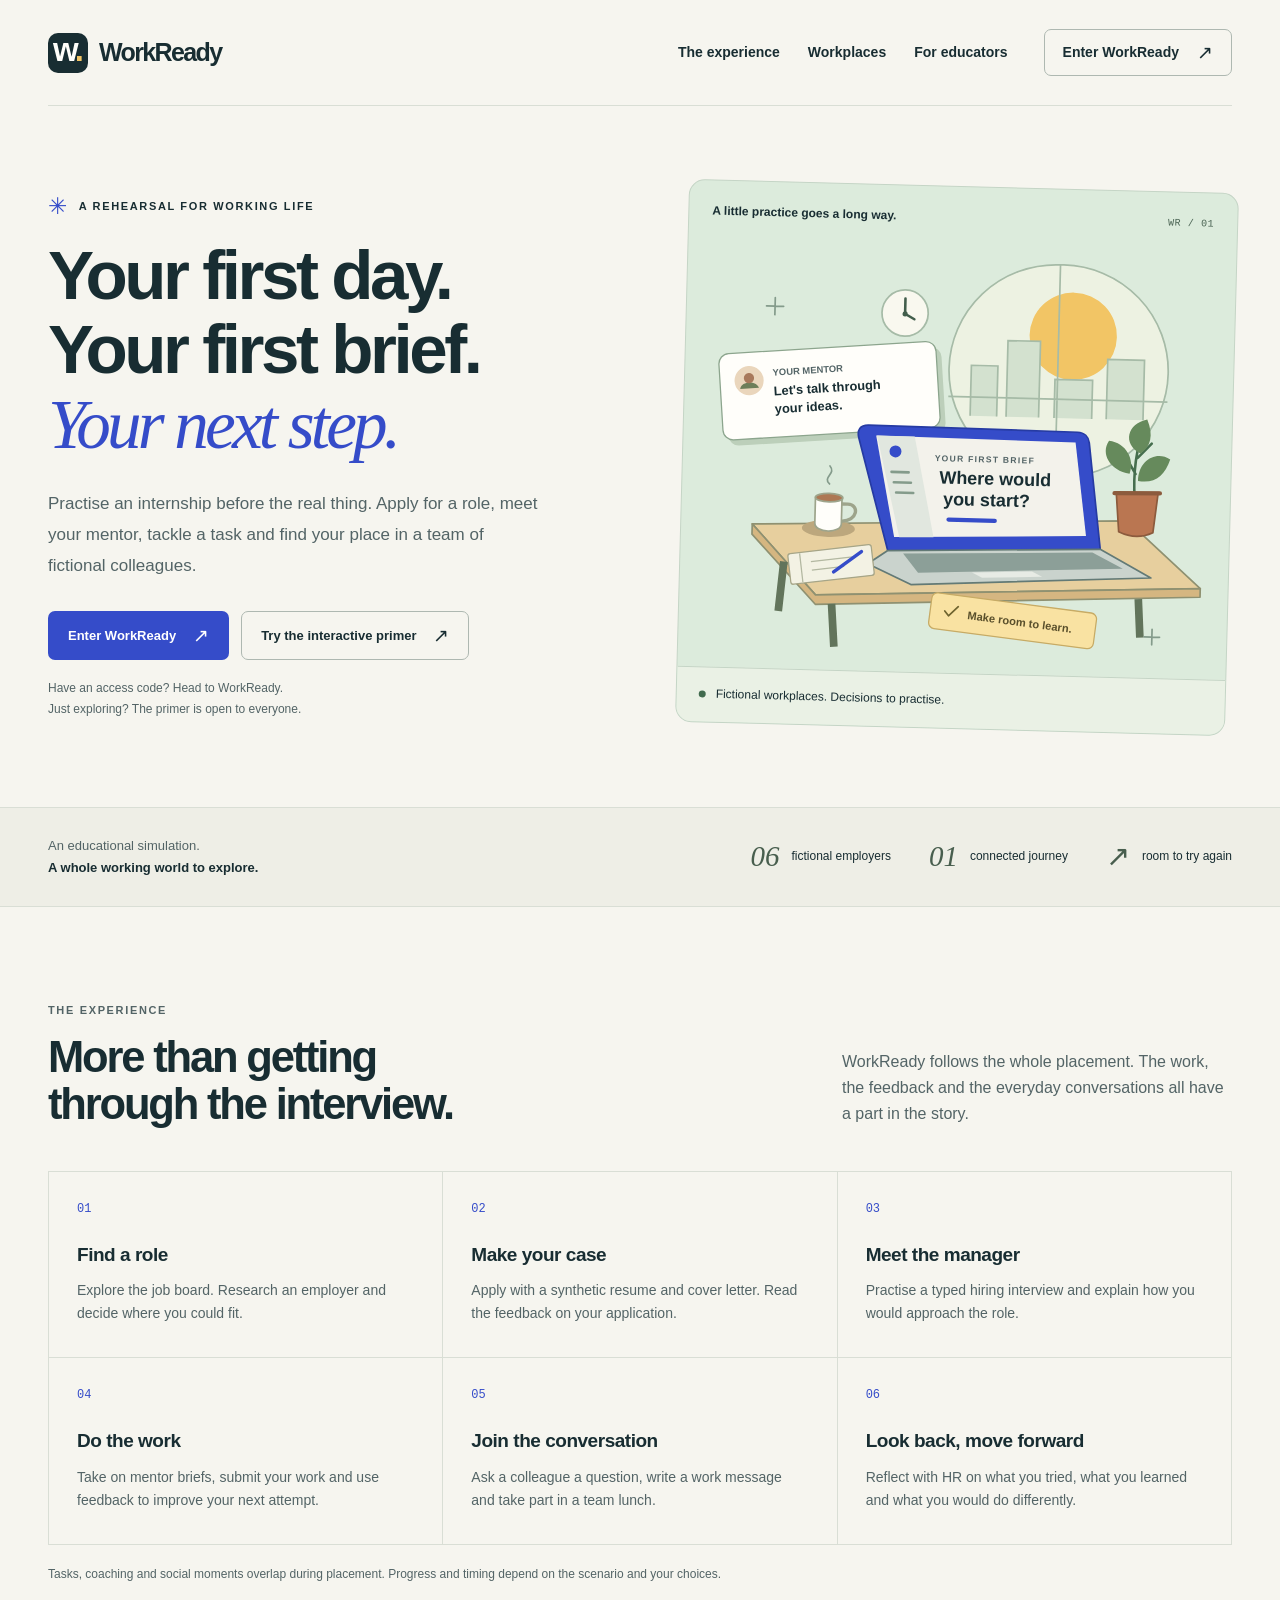
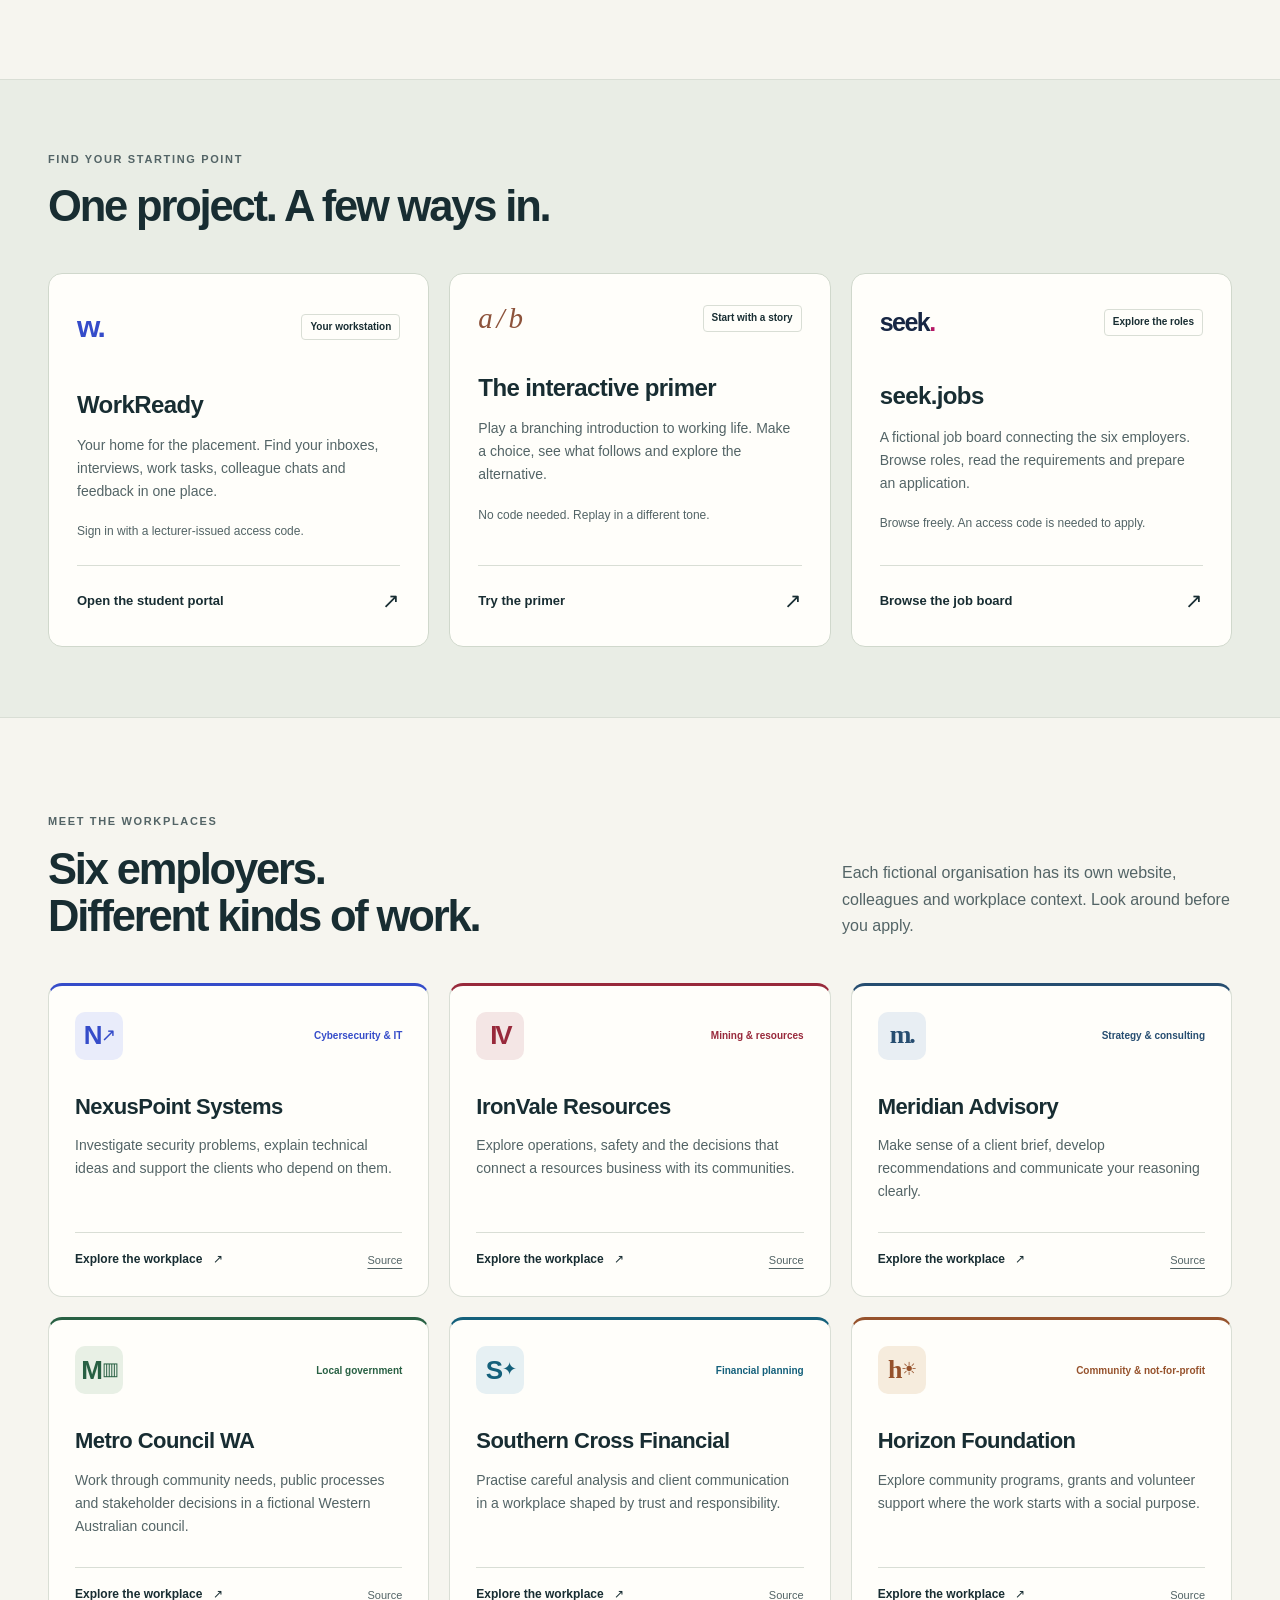
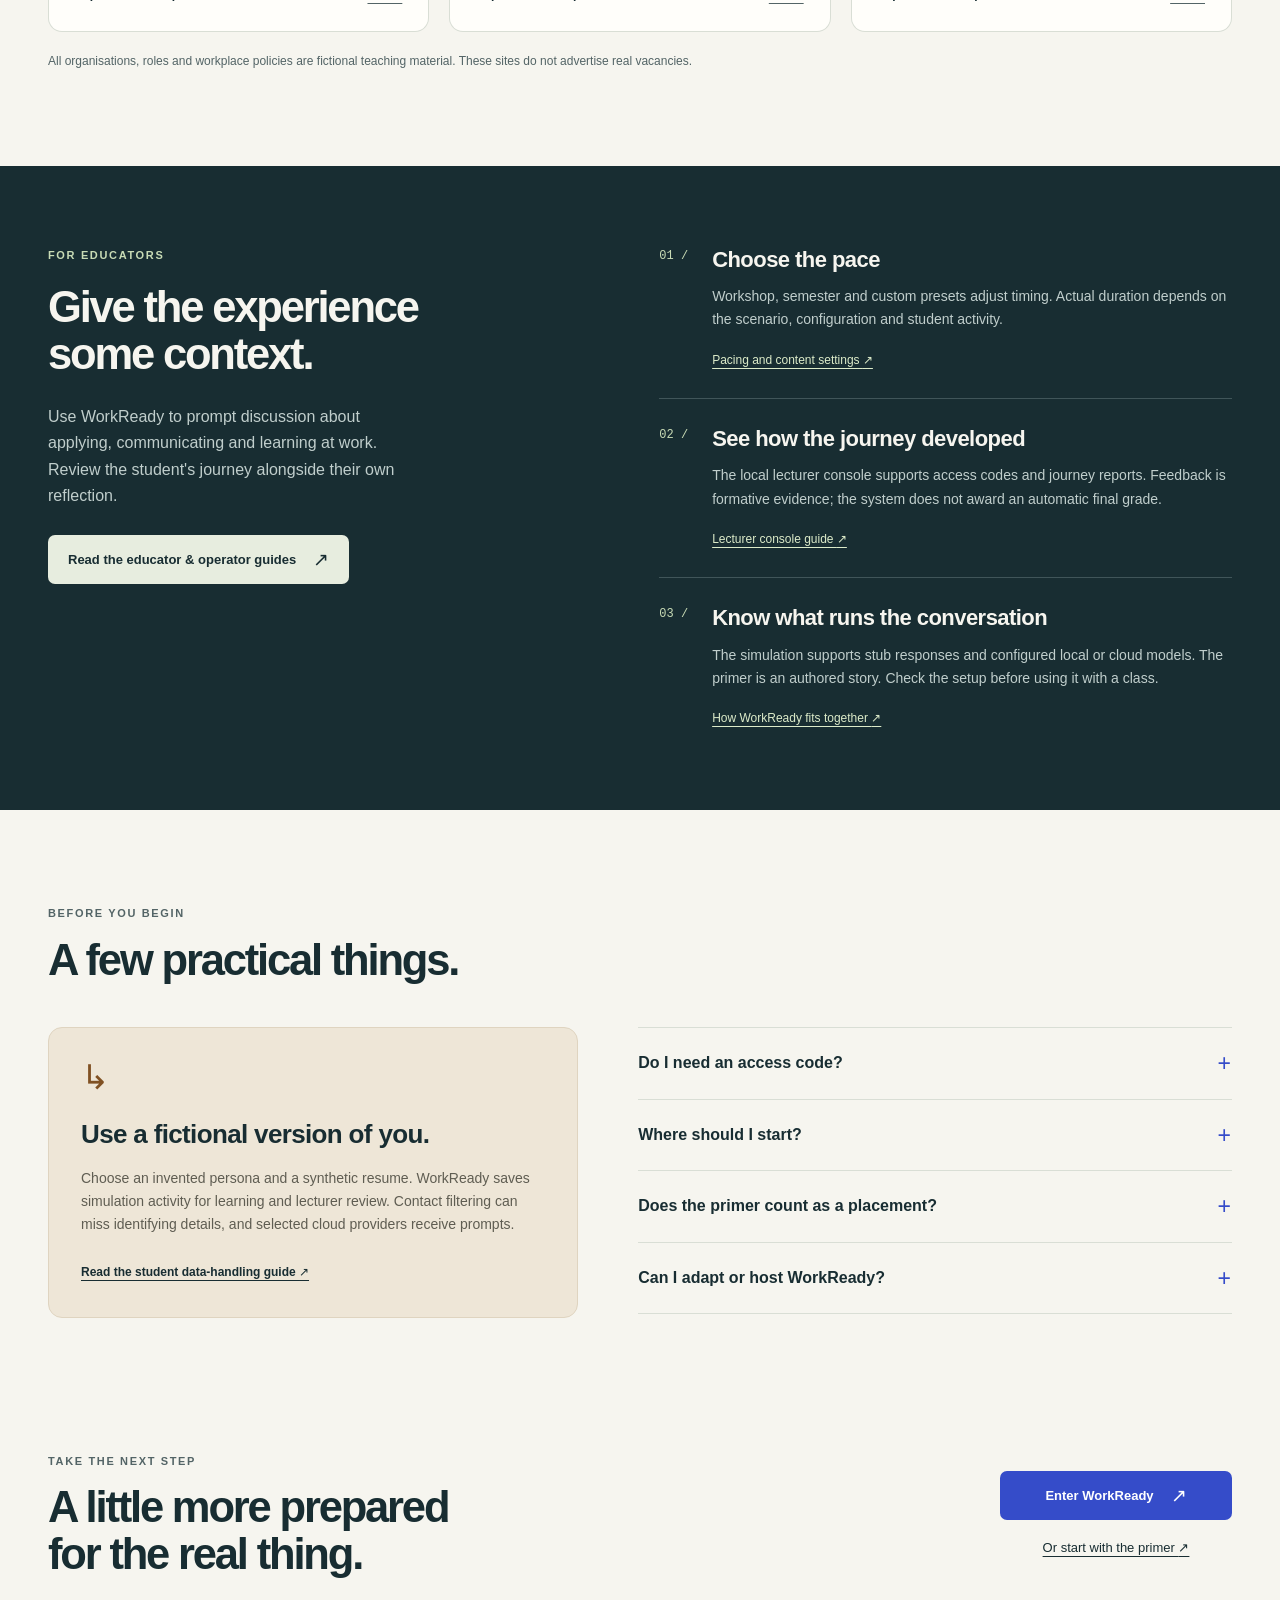
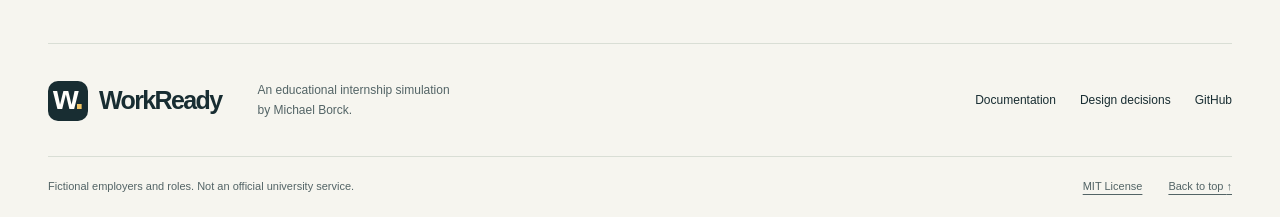
<file: site/index.html>
<!doctype html>
<html lang="en-AU">
<head>
  <meta charset="utf-8">
  <meta name="viewport" content="width=device-width, initial-scale=1">
  <meta name="description" content="WorkReady is an educational internship simulation. Explore six fictional employers, practise applying and interviewing, complete work tasks and find your place in a team.">
  <meta name="theme-color" content="#f6f5ef">
  <meta name="color-scheme" content="light">
  <meta name="referrer" content="strict-origin-when-cross-origin">
  <meta http-equiv="Content-Security-Policy" content="default-src 'none'; style-src 'self'; img-src 'self'; base-uri 'none'; form-action 'none'">
  <title>WorkReady | Practise working life</title>
  <link rel="icon" href="assets/favicon.svg" type="image/svg+xml">
  <link rel="stylesheet" href="assets/style.css">
  <meta property="og:type" content="website">
  <meta property="og:title" content="WorkReady | Practise working life">
  <meta property="og:description" content="An internship simulation with six fictional employers. Practise the application, the interview, the work and the conversations in between.">
  <meta property="og:url" content="https://michael-borck.github.io/workready-deploy/">
  <meta property="og:image" content="https://raw.githubusercontent.com/michael-borck/workready-deploy/main/social-preview.jpg">
  <meta property="og:image:width" content="1280">
  <meta property="og:image:height" content="640">
  <meta name="twitter:card" content="summary_large_image">
  <meta name="twitter:image" content="https://raw.githubusercontent.com/michael-borck/workready-deploy/main/social-preview.jpg">
</head>
<body>
  <a class="skip-link" href="#main">Skip to content</a>

  <header class="site-header wrap">
    <a class="brand" href="#top" aria-label="WorkReady home">
      <span class="brand-mark" aria-hidden="true">w<span>.</span></span>
      <span>WorkReady</span>
    </a>
    <nav aria-label="Main navigation">
      <a href="#experience">The experience</a>
      <a href="#workplaces">Workplaces</a>
      <a href="#educators">For educators</a>
    </nav>
    <a class="header-entry" href="https://workready.eduserver.au/">Enter WorkReady <span aria-hidden="true">↗</span></a>
  </header>

  <main id="main">
    <section class="hero wrap" id="top" aria-labelledby="hero-title">
      <div class="hero-copy">
        <p class="eyebrow"><span class="small-star" aria-hidden="true">✳</span> A rehearsal for working life</p>
        <h1 id="hero-title">Your first day.<br>Your first brief.<br><em>Your next step.</em></h1>
        <p class="hero-description">Practise an internship before the real thing. Apply for a role, meet your mentor, tackle a task and find your place in a team of fictional colleagues.</p>
        <div class="actions">
          <a class="button button-primary" href="https://workready.eduserver.au/">Enter WorkReady <span aria-hidden="true">↗</span></a>
          <a class="button button-outline" href="https://primer.eduserver.au/">Try the interactive primer <span aria-hidden="true">↗</span></a>
        </div>
        <p class="access-note">Have an access code? Head to WorkReady.<br>Just exploring? The primer is open to everyone.</p>
      </div>

      <figure class="hero-art">
        <div class="art-topline"><span class="art-label">A little practice goes a long way.</span><span class="art-number" aria-hidden="true">WR / 01</span></div>
        <img src="assets/working-life.svg" width="640" height="520" alt="An illustrated desk with a laptop, a mentor's message and a task brief, beside a sunny office window." fetchpriority="high">
        <figcaption><span class="caption-dot" aria-hidden="true"></span> Fictional workplaces. Decisions to practise.</figcaption>
      </figure>
    </section>

    <div class="intro-strip">
      <div class="wrap strip-inner">
        <p>An educational simulation.<br><strong>A whole working world to explore.</strong></p>
        <ul aria-label="At a glance">
          <li><span>06</span> fictional employers</li>
          <li><span>01</span> connected journey</li>
          <li><span aria-hidden="true">↗</span> room to try again</li>
        </ul>
      </div>
    </div>

    <section class="section wrap" id="experience" aria-labelledby="experience-title">
      <div class="section-heading">
        <div><p class="eyebrow">The experience</p><h2 id="experience-title">More than getting<br>through the interview.</h2></div>
        <p>WorkReady follows the whole placement. The work, the feedback and the everyday conversations all have a part in the story.</p>
      </div>
      <ol class="journey">
        <li><span class="step-number">01</span><h3>Find a role</h3><p>Explore the job board. Research an employer and decide where you could fit.</p></li>
        <li><span class="step-number">02</span><h3>Make your case</h3><p>Apply with a synthetic resume and cover letter. Read the feedback on your application.</p></li>
        <li><span class="step-number">03</span><h3>Meet the manager</h3><p>Practise a typed hiring interview and explain how you would approach the role.</p></li>
        <li><span class="step-number">04</span><h3>Do the work</h3><p>Take on mentor briefs, submit your work and use feedback to improve your next attempt.</p></li>
        <li><span class="step-number">05</span><h3>Join the conversation</h3><p>Ask a colleague a question, write a work message and take part in a team lunch.</p></li>
        <li><span class="step-number">06</span><h3>Look back, move forward</h3><p>Reflect with HR on what you tried, what you learned and what you would do differently.</p></li>
      </ol>
      <p class="section-note">Tasks, coaching and social moments overlap during placement. Progress and timing depend on the scenario and your choices.</p>
    </section>

    <section class="entry-section" aria-labelledby="entry-title">
      <div class="wrap">
        <div class="section-heading compact-heading">
          <div><p class="eyebrow">Find your starting point</p><h2 id="entry-title">One project. A few ways in.</h2></div>
        </div>
        <div class="entry-grid">
          <article class="entry-card entry-portal">
            <div class="entry-card-top"><span class="entry-icon" aria-hidden="true">w.</span><span class="entry-tag">Your workstation</span></div>
            <h3>WorkReady</h3>
            <p>Your home for the placement. Find your inboxes, interviews, work tasks, colleague chats and feedback in one place.</p>
            <p class="entry-detail">Sign in with a lecturer-issued access code.</p>
            <a href="https://workready.eduserver.au/">Open the student portal <span aria-hidden="true">↗</span></a>
          </article>
          <article class="entry-card entry-primer">
            <div class="entry-card-top"><span class="entry-icon" aria-hidden="true">a / b</span><span class="entry-tag">Start with a story</span></div>
            <h3>The interactive primer</h3>
            <p>Play a branching introduction to working life. Make a choice, see what follows and explore the alternative.</p>
            <p class="entry-detail">No code needed. Replay in a different tone.</p>
            <a href="https://primer.eduserver.au/">Try the primer <span aria-hidden="true">↗</span></a>
          </article>
          <article class="entry-card entry-jobs">
            <div class="entry-card-top"><span class="entry-icon job-icon" aria-hidden="true">seek<span>.</span></span><span class="entry-tag">Explore the roles</span></div>
            <h3>seek.jobs</h3>
            <p>A fictional job board connecting the six employers. Browse roles, read the requirements and prepare an application.</p>
            <p class="entry-detail">Browse freely. An access code is needed to apply.</p>
            <a href="https://seekjobs.eduserver.au/">Browse the job board <span aria-hidden="true">↗</span></a>
          </article>
        </div>
      </div>
    </section>

    <section class="section wrap" id="workplaces" aria-labelledby="workplaces-title">
      <div class="section-heading">
        <div><p class="eyebrow">Meet the workplaces</p><h2 id="workplaces-title">Six employers.<br>Different kinds of work.</h2></div>
        <p>Each fictional organisation has its own website, colleagues and workplace context. Look around before you apply.</p>
      </div>
      <div class="company-grid">
        <article class="company-card company-nexus">
          <div class="company-top"><span class="company-monogram" aria-hidden="true">N<span>↗</span></span><span class="sector">Cybersecurity &amp; IT</span></div>
          <h3>NexusPoint Systems</h3><p>Investigate security problems, explain technical ideas and support the clients who depend on them.</p>
          <div class="company-links"><a href="https://nexuspointsystems.eduserver.au/" aria-label="Explore NexusPoint Systems">Explore the workplace <span aria-hidden="true">↗</span></a><a class="source-link" href="https://github.com/michael-borck/nexuspoint-systems" aria-label="NexusPoint Systems source repository">Source</a></div>
        </article>
        <article class="company-card company-ironvale">
          <div class="company-top"><span class="company-monogram" aria-hidden="true">IV</span><span class="sector">Mining &amp; resources</span></div>
          <h3>IronVale Resources</h3><p>Explore operations, safety and the decisions that connect a resources business with its communities.</p>
          <div class="company-links"><a href="https://ironvaleresources.eduserver.au/" aria-label="Explore IronVale Resources">Explore the workplace <span aria-hidden="true">↗</span></a><a class="source-link" href="https://github.com/michael-borck/ironvale-resources" aria-label="IronVale Resources source repository">Source</a></div>
        </article>
        <article class="company-card company-meridian">
          <div class="company-top"><span class="company-monogram" aria-hidden="true">m.</span><span class="sector">Strategy &amp; consulting</span></div>
          <h3>Meridian Advisory</h3><p>Make sense of a client brief, develop recommendations and communicate your reasoning clearly.</p>
          <div class="company-links"><a href="https://meridianadvisory.eduserver.au/" aria-label="Explore Meridian Advisory">Explore the workplace <span aria-hidden="true">↗</span></a><a class="source-link" href="https://github.com/michael-borck/meridian-advisory" aria-label="Meridian Advisory source repository">Source</a></div>
        </article>
        <article class="company-card company-metro">
          <div class="company-top"><span class="company-monogram" aria-hidden="true">M<span>▥</span></span><span class="sector">Local government</span></div>
          <h3>Metro Council WA</h3><p>Work through community needs, public processes and stakeholder decisions in a fictional Western Australian council.</p>
          <div class="company-links"><a href="https://metrocouncilwa.eduserver.au/" aria-label="Explore Metro Council WA">Explore the workplace <span aria-hidden="true">↗</span></a><a class="source-link" href="https://github.com/michael-borck/metro-council-wa" aria-label="Metro Council WA source repository">Source</a></div>
        </article>
        <article class="company-card company-southern">
          <div class="company-top"><span class="company-monogram" aria-hidden="true">S<span>✦</span></span><span class="sector">Financial planning</span></div>
          <h3>Southern Cross Financial</h3><p>Practise careful analysis and client communication in a workplace shaped by trust and responsibility.</p>
          <div class="company-links"><a href="https://southerncrossfinancial.eduserver.au/" aria-label="Explore Southern Cross Financial">Explore the workplace <span aria-hidden="true">↗</span></a><a class="source-link" href="https://github.com/michael-borck/southern-cross-financial" aria-label="Southern Cross Financial source repository">Source</a></div>
        </article>
        <article class="company-card company-horizon">
          <div class="company-top"><span class="company-monogram" aria-hidden="true">h<span>☀</span></span><span class="sector">Community &amp; not-for-profit</span></div>
          <h3>Horizon Foundation</h3><p>Explore community programs, grants and volunteer support where the work starts with a social purpose.</p>
          <div class="company-links"><a href="https://horizonfoundation.eduserver.au/" aria-label="Explore Horizon Foundation">Explore the workplace <span aria-hidden="true">↗</span></a><a class="source-link" href="https://github.com/michael-borck/horizon-foundation" aria-label="Horizon Foundation source repository">Source</a></div>
        </article>
      </div>
      <p class="section-note">All organisations, roles and workplace policies are fictional teaching material. These sites do not advertise real vacancies.</p>
    </section>

    <section class="educator-section" id="educators" aria-labelledby="educators-title">
      <div class="wrap educator-layout">
        <div class="educator-intro"><p class="eyebrow">For educators</p><h2 id="educators-title">Give the experience<br>some context.</h2><p>Use WorkReady to prompt discussion about applying, communicating and learning at work. Review the student's journey alongside their own reflection.</p><a class="button button-light" href="https://github.com/michael-borck/workready-deploy/blob/main/docs/README.md">Read the educator &amp; operator guides <span aria-hidden="true">↗</span></a></div>
        <div class="educator-topics">
          <article><span class="topic-number" aria-hidden="true">01 /</span><div><h3>Choose the pace</h3><p>Workshop, semester and custom presets adjust timing. Actual duration depends on the scenario, configuration and student activity.</p><a href="https://github.com/michael-borck/workready-deploy/blob/main/docs/configuration.md">Pacing and content settings <span aria-hidden="true">↗</span></a></div></article>
          <article><span class="topic-number" aria-hidden="true">02 /</span><div><h3>See how the journey developed</h3><p>The local lecturer console supports access codes and journey reports. Feedback is formative evidence; the system does not award an automatic final grade.</p><a href="https://github.com/michael-borck/workready-deploy/blob/main/console/README.md">Lecturer console guide <span aria-hidden="true">↗</span></a></div></article>
          <article><span class="topic-number" aria-hidden="true">03 /</span><div><h3>Know what runs the conversation</h3><p>The simulation supports stub responses and configured local or cloud models. The primer is an authored story. Check the setup before using it with a class.</p><a href="https://github.com/michael-borck/workready-deploy/blob/main/docs/architecture.md">How WorkReady fits together <span aria-hidden="true">↗</span></a></div></article>
        </div>
      </div>
    </section>

    <section class="section wrap practical-section" aria-labelledby="practical-title">
      <div class="section-heading compact-heading"><div><p class="eyebrow">Before you begin</p><h2 id="practical-title">A few practical things.</h2></div></div>
      <div class="practical-grid">
        <article class="privacy-card"><span class="privacy-symbol" aria-hidden="true">↳</span><h3>Use a fictional version of you.</h3><p>Choose an invented persona and a synthetic resume. WorkReady saves simulation activity for learning and lecturer review. Contact filtering can miss identifying details, and selected cloud providers receive prompts.</p><a href="https://workready.eduserver.au/privacy.html">Read the student data-handling guide <span aria-hidden="true">↗</span></a></article>
        <div class="faq-list">
          <details><summary>Do I need an access code?</summary><p>You can explore the primer, job board and public company pages without one. To apply or use the student workstation, ask your lecturer or facilitator for an issued contractor code. You may need to enter it separately on different sites.</p></details>
          <details><summary>Where should I start?</summary><p>If you are new to WorkReady, <a href="https://primer.eduserver.au/">try the primer</a>. It introduces the journey through choices and alternative outcomes. If your lecturer has given you an access code and instructions, <a href="https://workready.eduserver.au/">open the student portal</a>.</p></details>
          <details><summary>Does the primer count as a placement?</summary><p>No. It is a standalone introduction. Finishing the story does not complete or update a placement in the WorkReady API.</p></details>
          <details><summary>Can I adapt or host WorkReady?</summary><p>The project is open source under the MIT License. Start with the <a href="https://github.com/michael-borck/workready-deploy">project repository</a> and <a href="https://github.com/michael-borck/workready-deploy/blob/main/docs/operations.md">operations guide</a>. Running the full simulation needs the API, content and deployment configuration as well as these static sites.</p></details>
        </div>
      </div>
    </section>

    <section class="closing wrap" aria-labelledby="closing-title">
      <div><p class="eyebrow">Take the next step</p><h2 id="closing-title">A little more prepared<br>for the real thing.</h2></div>
      <div class="closing-actions"><a class="button button-primary" href="https://workready.eduserver.au/">Enter WorkReady <span aria-hidden="true">↗</span></a><a class="text-link" href="https://primer.eduserver.au/">Or start with the primer <span aria-hidden="true">↗</span></a></div>
    </section>
  </main>

  <footer class="site-footer wrap">
    <div class="footer-top"><a class="brand" href="#top"><span class="brand-mark" aria-hidden="true">w<span>.</span></span><span>WorkReady</span></a><p>An educational internship simulation<br>by Michael Borck.</p><nav aria-label="Project links"><a href="https://github.com/michael-borck/workready-deploy/blob/main/docs/README.md">Documentation</a><a href="https://github.com/michael-borck/workready-deploy/blob/main/docs/adr/README.md">Design decisions</a><a href="https://github.com/michael-borck/workready-deploy">GitHub</a></nav></div>
    <div class="footer-bottom"><p>Fictional employers and roles. Not an official university service.</p><a href="https://github.com/michael-borck/workready-deploy/blob/main/LICENSE">MIT License</a><a href="#top">Back to top <span aria-hidden="true">↑</span></a></div>
  </footer>
</body>
</html>
</file>
<file: site/assets/style.css>
/* WorkReady project overview. No external fonts or runtime dependencies. */
:root {
  --paper: #f6f5ef;
  --white: #fffefa;
  --ink: #182d32;
  --muted: #536466;
  --blue: #354cc9;
  --line: #d9ded5;
  --mint: #dcebdc;
  --gold: #f2c565;
  --radius: 14px;
  font-family: "Avenir Next", Avenir, "Segoe UI", sans-serif;
  color: var(--ink);
  background: var(--paper);
  font-synthesis: none;
  text-rendering: optimizeLegibility;
  -webkit-font-smoothing: antialiased;
}

* { box-sizing: border-box; }
html { scroll-behavior: smooth; scroll-padding-top: 30px; }
body { margin: 0; font-size: 16px; line-height: 1.65; }
img { display: block; max-width: 100%; height: auto; }
a { color: inherit; text-underline-offset: 4px; }
a:hover { text-decoration-thickness: 2px; }
a:focus-visible, summary:focus-visible { outline: 3px solid var(--blue); outline-offset: 6px; border-radius: 3px; }
p, h1, h2, h3, figure { margin: 0; }
h1, h2, h3 { font-weight: 650; }
h1, h2 { line-height: 1.08; letter-spacing: -0.05em; }
h3 { line-height: 1.3; letter-spacing: -0.025em; }
.wrap { width: min(1200px, calc(100% - 96px)); margin-inline: auto; }
.skip-link { position: absolute; top: 12px; left: 16px; z-index: 10; padding: 12px 20px; color: white; background: var(--ink); transform: translateY(-180%); }
.skip-link:focus { transform: translateY(0); }
.site-header { display: flex; align-items: center; gap: 36px; min-height: 106px; border-bottom: 1px solid var(--line); }
.brand { display: inline-flex; align-items: center; gap: 11px; font-size: 25px; font-weight: 750; letter-spacing: -0.065em; text-decoration: none; white-space: nowrap; }
.brand-mark { width: 40px; height: 40px; display: inline-flex; justify-content: center; align-items: center; background: var(--ink); color: var(--white); border-radius: 10px; font-size: 33px; line-height: 1; padding-bottom: 7px; letter-spacing: -0.12em; padding-right: 3px; }
.brand-mark span { color: var(--gold); }
.site-header nav { display: flex; justify-content: center; gap: 28px; margin-left: auto; font-size: 14px; font-weight: 600; }
.site-header nav a { text-decoration: none; }
.site-header nav a:hover { color: var(--blue); }
.header-entry { display: flex; gap: 18px; align-items: center; padding: 11px 18px; border: 1px solid #aeb8b1; border-radius: 7px; font-size: 14px; font-weight: 650; text-decoration: none; }
.header-entry:hover { background: var(--white); }
.hero { display: grid; grid-template-columns: 1.08fr 1fr; gap: 40px; align-items: center; padding-block: 80px 78px; }
.eyebrow { font-size: 11px; font-weight: 750; letter-spacing: 0.15em; text-transform: uppercase; margin-bottom: 20px; }
.hero .eyebrow { display: flex; align-items: center; gap: 10px; }
.small-star { font-size: 23px; line-height: 1; color: var(--blue); }
h1 { font-size: clamp(48px, 5.4vw, 76px); }
h1 em { font-family: Georgia, "Times New Roman", serif; font-weight: 400; color: var(--blue); letter-spacing: -0.055em; }
.hero-description { margin-top: 27px; max-width: 490px; color: var(--muted); font-size: 17px; line-height: 1.8; }
.actions { display: flex; flex-wrap: wrap; gap: 12px; margin-top: 30px; }
.button { display: inline-flex; align-items: center; justify-content: center; gap: 17px; min-height: 49px; padding: 12px 19px; border: 1px solid transparent; border-radius: 7px; font-size: 13px; font-weight: 650; text-decoration: none; line-height: 1.5; transition: background-color 160ms ease, transform 160ms ease; }
.button span, .header-entry span { font-size: 19px; line-height: 1; }
.button:hover { transform: translateY(-2px); }
.button-primary { background: var(--blue); color: white; }
.button-primary:hover { background: #253cb1; }
.button-outline { border-color: #aeb8b1; }
.button-outline:hover { background: white; }
.access-note { margin-top: 18px; font-size: 12px; line-height: 1.75; color: var(--muted); }
.hero-art { background: var(--mint); border: 1px solid #c5d5c6; border-radius: 16px; overflow: hidden; transform: rotate(1.5deg); }
.art-topline { display: flex; align-items: center; justify-content: space-between; gap: 14px; padding: 21px 23px 0; }
.art-label { font-size: 12px; font-weight: 600; }
.art-number { font-size: 10px; font-family: ui-monospace, monospace; color: #496252; letter-spacing: 0.06em; }
.hero-art img { width: 100%; }
.hero-art figcaption { padding: 17px 22px; background: #eaf1e5; border-top: 1px solid #c5d5c6; display: flex; align-items: center; gap: 10px; font-size: 12px; }
.caption-dot { width: 7px; height: 7px; border-radius: 50%; background: #416b4e; }
.intro-strip { background: #eeeee6; border-block: 1px solid var(--line); }
.strip-inner { padding-block: 25px; display: flex; align-items: center; justify-content: space-between; gap: 40px; }
.strip-inner > p { font-size: 13px; color: var(--muted); }
.strip-inner strong { color: var(--ink); font-weight: 600; }
.strip-inner ul { display: flex; gap: 38px; list-style: none; margin: 0; padding: 0; }
.strip-inner li { display: flex; align-items: center; gap: 12px; font-size: 12px; }
.strip-inner li > span { font-family: Georgia, serif; font-size: 29px; font-style: italic; color: #485e4e; }
.section { padding-block: 94px; }
.section-heading { display: grid; grid-template-columns: 1.1fr 1fr; align-items: end; gap: 80px; margin-bottom: 43px; }
h2 { font-size: clamp(32px, 3.4vw, 46px); }
.section-heading .eyebrow { color: var(--muted); margin-bottom: 15px; }
.section-heading > p { max-width: 390px; justify-self: end; color: var(--muted); font-size: 16px; }
.journey { display: grid; grid-template-columns: repeat(3, 1fr); list-style: none; padding: 0; margin: 0; border-top: 1px solid var(--line); border-left: 1px solid var(--line); }
.journey li { padding: 28px 28px 32px; border-bottom: 1px solid var(--line); border-right: 1px solid var(--line); }
.step-number { display: block; font-family: ui-monospace, monospace; font-size: 12px; color: var(--blue); margin-bottom: 23px; }
.journey h3 { font-size: 19px; margin-bottom: 12px; }
.journey p { font-size: 14px; color: var(--muted); }
.section-note { color: var(--muted); font-size: 12px; margin-top: 20px; max-width: 780px; }
.entry-section { background: #e9ede5; border-block: 1px solid var(--line); padding-block: 70px; }
.compact-heading { display: block; }
.entry-grid { display: grid; grid-template-columns: repeat(3, 1fr); gap: 20px; }
.entry-card { display: flex; flex-direction: column; padding: 28px; border-radius: var(--radius); border: 1px solid #d0d8cc; background: var(--white); }
.entry-card-top { display: flex; align-items: center; justify-content: space-between; gap: 12px; margin-bottom: 37px; }
.entry-icon { font-size: 30px; color: var(--blue); font-weight: 750; letter-spacing: -0.06em; }
.entry-primer .entry-icon { font: italic 29px Georgia, serif; color: #8d533b; }
.job-icon { font-size: 25px; color: #172643; }
.job-icon span { color: #b51765; }
.entry-tag { font-size: 10px; font-weight: 600; border: 1px solid var(--line); padding: 4px 8px; border-radius: 4px; }
.entry-card h3 { font-size: 24px; margin-bottom: 14px; }
.entry-card > p { font-size: 14px; color: var(--muted); }
.entry-card .entry-detail { font-size: 12px; margin-top: 19px; margin-bottom: 23px; }
.entry-card > a { display: flex; justify-content: space-between; align-items: center; gap: 16px; border-top: 1px solid var(--line); padding-top: 18px; margin-top: auto; font-size: 13px; font-weight: 650; text-decoration: none; }
.entry-card > a:hover { color: var(--blue); }
.entry-card > a span { font-size: 21px; }
.company-grid { display: grid; grid-template-columns: repeat(3, 1fr); gap: 20px; }
.company-card { --company-color: #354cc9; --company-tint: #e9ecfa; display: flex; flex-direction: column; min-width: 0; padding: 26px; border: 1px solid var(--line); background: var(--white); border-radius: var(--radius); border-top: 3px solid var(--company-color); }
.company-ironvale { --company-color: #98293b; --company-tint: #f4e6e5; }
.company-meridian { --company-color: #264d70; --company-tint: #e8eef3; }
.company-metro { --company-color: #286043; --company-tint: #e8f0e5; }
.company-southern { --company-color: #14607b; --company-tint: #e6f0f3; }
.company-horizon { --company-color: #96522c; --company-tint: #f6ecdd; }
.company-top { display: flex; align-items: center; justify-content: space-between; gap: 10px; margin-bottom: 33px; }
.company-monogram { display: inline-flex; align-items: center; justify-content: center; gap: 1px; flex-shrink: 0; width: 48px; height: 48px; background: var(--company-tint); color: var(--company-color); font-size: 26px; font-weight: 750; letter-spacing: -0.08em; border-radius: 10px; }
.company-monogram span { font-size: 18px; }
.company-meridian .company-monogram, .company-horizon .company-monogram { font-family: Georgia, serif; }
.sector { color: var(--company-color); font-size: 10px; font-weight: 650; text-align: right; line-height: 1.5; }
.company-card h3 { font-size: 22px; margin-bottom: 13px; }
.company-card > p { font-size: 14px; color: var(--muted); margin-bottom: 29px; }
.company-links { display: flex; align-items: center; justify-content: space-between; flex-wrap: wrap; gap: 12px; padding-top: 17px; border-top: 1px solid var(--line); margin-top: auto; }
.company-links a { font-size: 12px; font-weight: 650; text-decoration: none; }
.company-links a:hover { color: var(--company-color); text-decoration: underline; }
.company-links a span { margin-left: 7px; }
.company-links .source-link { font-size: 11px; color: var(--muted); font-weight: 500; text-decoration: underline; }
.educator-section { padding-block: 80px; background: var(--ink); color: var(--paper); }
.educator-layout { display: grid; grid-template-columns: 1fr 1.12fr; gap: 100px; }
.educator-intro .eyebrow { color: #c8dbb5; }
.educator-intro > p:not(.eyebrow) { margin-block: 26px; color: #c0cecc; font-size: 16px; max-width: 375px; }
.button-light { background: #e7eddf; color: var(--ink); }
.button-light:hover { background: white; }
.educator-topics article { display: flex; gap: 24px; padding-block: 26px; border-top: 1px solid #405559; }
.educator-topics article:first-child { padding-top: 0; border: 0; }
.educator-topics article:last-child { padding-bottom: 0; }
.topic-number { color: #c8dbb5; font: 12px/1.8 ui-monospace, monospace; white-space: nowrap; }
.educator-topics h3 { font-size: 22px; margin-bottom: 11px; }
.educator-topics p { color: #c0cecc; font-size: 14px; margin-bottom: 14px; }
.educator-topics a { color: #dcebc9; font-size: 12px; }
.educator-section a:focus-visible { outline-color: var(--gold); }
.practical-grid { display: grid; grid-template-columns: 1fr 1.12fr; gap: 60px; align-items: start; }
.privacy-card { background: #eee6d7; border: 1px solid #dfd4c0; border-radius: var(--radius); padding: 32px; }
.privacy-symbol { display: block; font-size: 34px; color: #805123; line-height: 1; margin-bottom: 24px; }
.privacy-card h3 { font-size: 26px; margin-bottom: 15px; }
.privacy-card p { font-size: 14px; color: #5f5d52; margin-bottom: 22px; }
.privacy-card a { font-size: 12px; font-weight: 650; }
.faq-list details { border-bottom: 1px solid var(--line); }
.faq-list details:first-child { border-top: 1px solid var(--line); }
.faq-list summary { padding: 22px 28px 22px 0; font-size: 16px; font-weight: 600; cursor: pointer; position: relative; list-style: none; }
.faq-list summary::-webkit-details-marker { display: none; }
.faq-list summary::after { content: "+"; position: absolute; right: 1px; font-size: 23px; font-weight: 400; line-height: 1.2; color: var(--blue); }
.faq-list details[open] summary::after { content: "−"; }
.faq-list details p { color: var(--muted); font-size: 14px; padding: 0 28px 24px 0; }
.faq-list details a { color: var(--blue); }
.closing { padding: 40px 0 65px; display: flex; align-items: center; justify-content: space-between; gap: 50px; }
.closing .eyebrow { color: var(--muted); margin-bottom: 14px; }
.closing-actions { display: flex; flex-direction: column; align-items: center; gap: 17px; }
.closing-actions .button { min-width: 232px; }
.text-link { font-size: 13px; }
.site-footer { border-top: 1px solid var(--line); padding-block: 36px 22px; }
.footer-top { display: flex; align-items: center; gap: 36px; padding-bottom: 35px; }
.footer-top > p { font-size: 12px; color: var(--muted); }
.footer-top nav { margin-left: auto; display: flex; flex-wrap: wrap; gap: 24px; font-size: 12px; }
.footer-top nav a { text-decoration: none; }
.footer-top nav a:hover { text-decoration: underline; }
.footer-bottom { border-top: 1px solid var(--line); padding-top: 20px; display: flex; flex-wrap: wrap; gap: 16px 26px; color: var(--muted); font-size: 11px; }
.footer-bottom p { margin-right: auto; }

@media (min-width: 1440px) {
  .hero { gap: 60px; }
}

@media (max-width: 1100px) {
  .wrap { width: calc(100% - 64px); }
  .site-header { gap: 24px; }
  .site-header nav { gap: 18px; font-size: 12px; }
  .header-entry { font-size: 12px; padding-inline: 13px; gap: 10px; }
  .hero { gap: 32px; }
  .hero-description { font-size: 16px; }
  .strip-inner { gap: 24px; }
  .strip-inner ul { gap: 24px; }
  .strip-inner li { gap: 8px; font-size: 11px; }
  .section-heading { gap: 40px; }
  .entry-grid, .company-grid { gap: 16px; }
  .entry-card, .company-card { padding: 22px; }
  .entry-card-top { flex-wrap: wrap; }
  .entry-card h3 { font-size: 22px; }
  .company-card h3 { font-size: 20px; }
  .educator-layout { gap: 55px; }
  .practical-grid { gap: 35px; }
}

@media (max-width: 800px) {
  .site-header { flex-wrap: wrap; padding-block: 22px 16px; gap: 18px; }
  .site-header nav { order: 3; width: 100%; justify-content: flex-start; margin: 0; gap: 26px; }
  .header-entry { margin-left: auto; }
  .hero { grid-template-columns: 1fr 0.86fr; gap: 28px; padding-block: 55px; }
  h1 { font-size: clamp(40px, 6vw, 52px); }
  .hero-description { font-size: 15px; }
  .hero .eyebrow { font-size: 9px; letter-spacing: 0.12em; }
  .art-topline { padding: 17px 15px 0; }
  .art-number { display: none; }
  .art-label { font-size: 10px; }
  .hero-art figcaption { font-size: 10px; padding: 13px 15px; gap: 7px; }
  .caption-dot { flex-shrink: 0; }
  .strip-inner { align-items: flex-start; flex-direction: column; gap: 16px; }
  .strip-inner > p br { display: none; }
  .strip-inner ul { width: 100%; justify-content: space-between; }
  .section { padding-block: 65px; }
  .section-heading { gap: 30px; }
  .section-heading > p { font-size: 14px; }
  .journey { grid-template-columns: repeat(2, 1fr); }
  .entry-grid { grid-template-columns: 1fr; }
  .entry-card { padding: 28px; }
  .entry-card-top { margin-bottom: 22px; }
  .entry-card h3 { font-size: 25px; }
  .entry-card > p { max-width: 540px; }
  .company-grid { grid-template-columns: repeat(2, 1fr); }
  .educator-layout { grid-template-columns: 1fr; gap: 45px; }
  .educator-intro > p:not(.eyebrow) { max-width: 550px; }
  .practical-grid { grid-template-columns: 1fr; gap: 35px; }
  .closing { padding-top: 0; }
  .footer-top { flex-wrap: wrap; gap: 25px; }
  .footer-top nav { width: 100%; margin: 0; }
}

@media (max-width: 580px) {
  .wrap { width: calc(100% - 40px); }
  .brand { font-size: 22px; gap: 9px; }
  .brand-mark { width: 34px; height: 34px; font-size: 29px; border-radius: 8px; }
  .header-entry { font-size: 11px; padding: 10px 12px; gap: 8px; }
  .site-header nav { justify-content: space-between; gap: 12px; }
  .hero { grid-template-columns: 1fr; gap: 40px; padding-block: 44px 40px; }
  .hero .eyebrow { font-size: 10px; margin-bottom: 20px; }
  h1 { font-size: clamp(41px, 10.4vw, 61px); }
  .hero-description { max-width: 420px; font-size: 16px; margin-top: 24px; }
  .actions { gap: 10px; margin-top: 25px; }
  .button { font-size: 12px; padding-inline: 16px; gap: 12px; }
  .hero-art { transform: none; }
  .art-topline { padding: 19px 20px 0; }
  .art-label, .hero-art figcaption { font-size: 12px; }
  .art-number { display: block; }
  .hero-art figcaption { padding: 17px 20px; }
  .strip-inner { padding-block: 22px; gap: 18px; }
  .strip-inner > p { font-size: 12px; }
  .strip-inner > p br { display: initial; }
  .strip-inner ul { align-items: flex-start; gap: 15px; }
  .strip-inner li { flex-direction: column; align-items: flex-start; gap: 0; font-size: 10px; line-height: 1.5; flex: 1; }
  .strip-inner li > span { font-size: 28px; }
  .section { padding-block: 54px; }
  .section-heading { grid-template-columns: 1fr; gap: 22px; margin-bottom: 29px; }
  .section-heading > p { justify-self: start; max-width: 410px; font-size: 15px; }
  h2 { font-size: 35px; }
  .eyebrow { font-size: 10px; }
  .journey li { padding: 22px 17px 25px; }
  .journey h3 { font-size: 17px; }
  .journey p { font-size: 13px; }
  .step-number { margin-bottom: 17px; }
  .section-note { font-size: 11px; }
  .entry-section { padding-block: 50px; }
  .entry-card { padding: 25px; }
  .company-grid { grid-template-columns: 1fr; }
  .company-card { padding: 25px; }
  .company-top { margin-bottom: 24px; }
  .company-card h3 { font-size: 25px; }
  .sector { font-size: 11px; }
  .company-links a { min-height: 28px; display: inline-flex; align-items: center; }
  .educator-section { padding-block: 54px; }
  .educator-topics article { gap: 15px; }
  .educator-topics h3 { font-size: 21px; }
  .privacy-card { padding: 26px; }
  .privacy-card h3 { font-size: 25px; }
  .faq-list summary { font-size: 15px; }
  .closing { flex-direction: column; align-items: flex-start; gap: 27px; padding-bottom: 46px; }
  .closing-actions { align-items: flex-start; }
  .footer-top { align-items: flex-start; gap: 22px; }
  .footer-top > p { margin-left: auto; font-size: 11px; }
  .footer-top nav { gap: 23px; font-size: 11px; }
  .footer-bottom { gap: 14px 25px; }
  .footer-bottom p { width: 100%; }
}

@media (prefers-reduced-motion: reduce) {
  html { scroll-behavior: auto; }
  .button { transition: none; }
  .button:hover { transform: none; }
}

@media (forced-colors: active) {
  .button, .brand-mark, .company-monogram { border: 1px solid ButtonText; }
}
</file>
